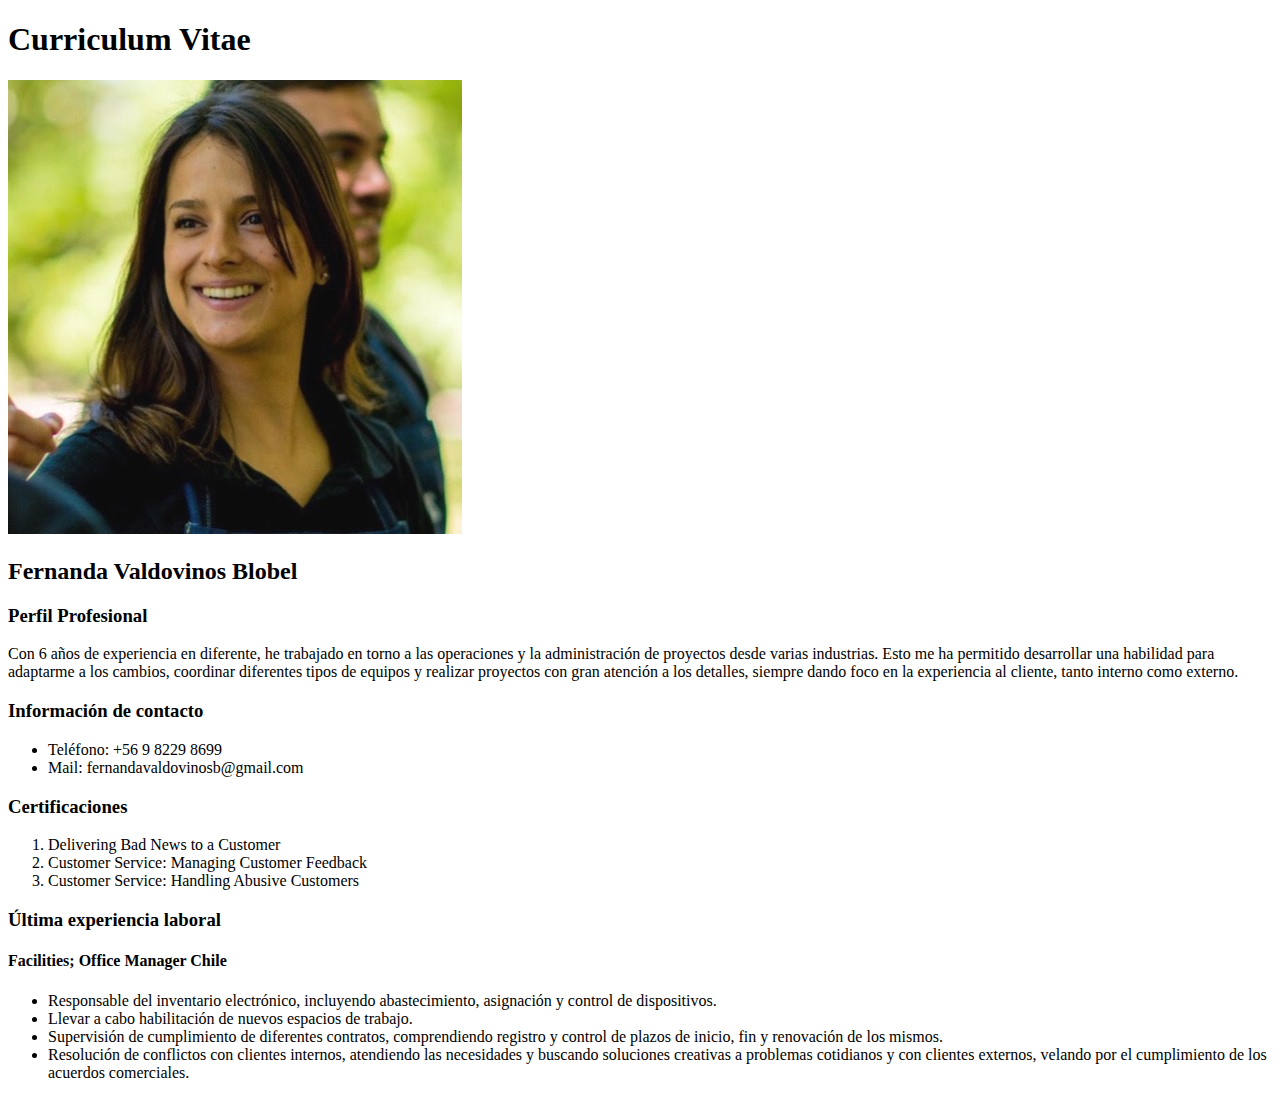
<file: proyectos/Des1/index.html>
<!DOCTYPE html>
<html lang="en">
<head>
    <meta charset="UTF-8">
    <meta http-equiv="X-UA-Compatible" content="IE=edge">
    <meta name="viewport" content="width=device-width, initial-scale=1.0">
    <title>Curriculum de Fernanda Valdovinos</title>
<link rel="apple-touch-icon" sizes="180x180" href="assets/favicon_io/apple-touch-icon.png">
<link rel="icon" type="image/png" sizes="32x32" href="assets/favicon_io/favicon-32x32.png">
<link rel="icon" type="image/png" sizes="16x16" href="assets/favicon_io/favicon-16x16.png">
</head>

<body>

<h1>Curriculum Vitae</h1>
<img src="assets/imgs/fotoperfil.jpeg" alt="Foto retrato primer plano">
<h2>Fernanda Valdovinos Blobel</h2>

<h3>Perfil Profesional</h3>
<p>Con 6 años de experiencia en diferente, he trabajado en torno a las operaciones y la administración de proyectos desde varias industrias.  Esto me ha permitido desarrollar una habilidad para adaptarme a los cambios, coordinar diferentes tipos de equipos y realizar proyectos con gran atención a los detalles, siempre dando foco en la experiencia al cliente, tanto interno como externo.</p>

<h3>Información de contacto</h3>
<ul>
    <li>Teléfono: +56 9 8229 8699</li>
    <li>Mail: fernandavaldovinosb@gmail.com</li>
</ul>

<h3>Certificaciones</h3>
<ol>
    <li>Delivering Bad News to a Customer</li>
    <li>Customer Service: Managing Customer Feedback</li>
    <li>Customer Service: Handling Abusive Customers</li>
</ol>

<h3>Última experiencia laboral</h3>
<h4>Facilities; Office Manager Chile</h4>
<ul>
    <li>Responsable del inventario electrónico, incluyendo abastecimiento, asignación y control de dispositivos.</li>
    <li>Llevar a cabo habilitación de nuevos espacios de trabajo.</li>
    <li>Supervisión de cumplimiento de diferentes contratos, comprendiendo registro y control de plazos de inicio, fin y renovación de los mismos.</li>
    <li>Resolución de conflictos con clientes internos, atendiendo las necesidades y buscando soluciones creativas a problemas cotidianos y con clientes externos, velando por el cumplimiento de los acuerdos comerciales.</li>
</ul>

</body>
</html>
</file>
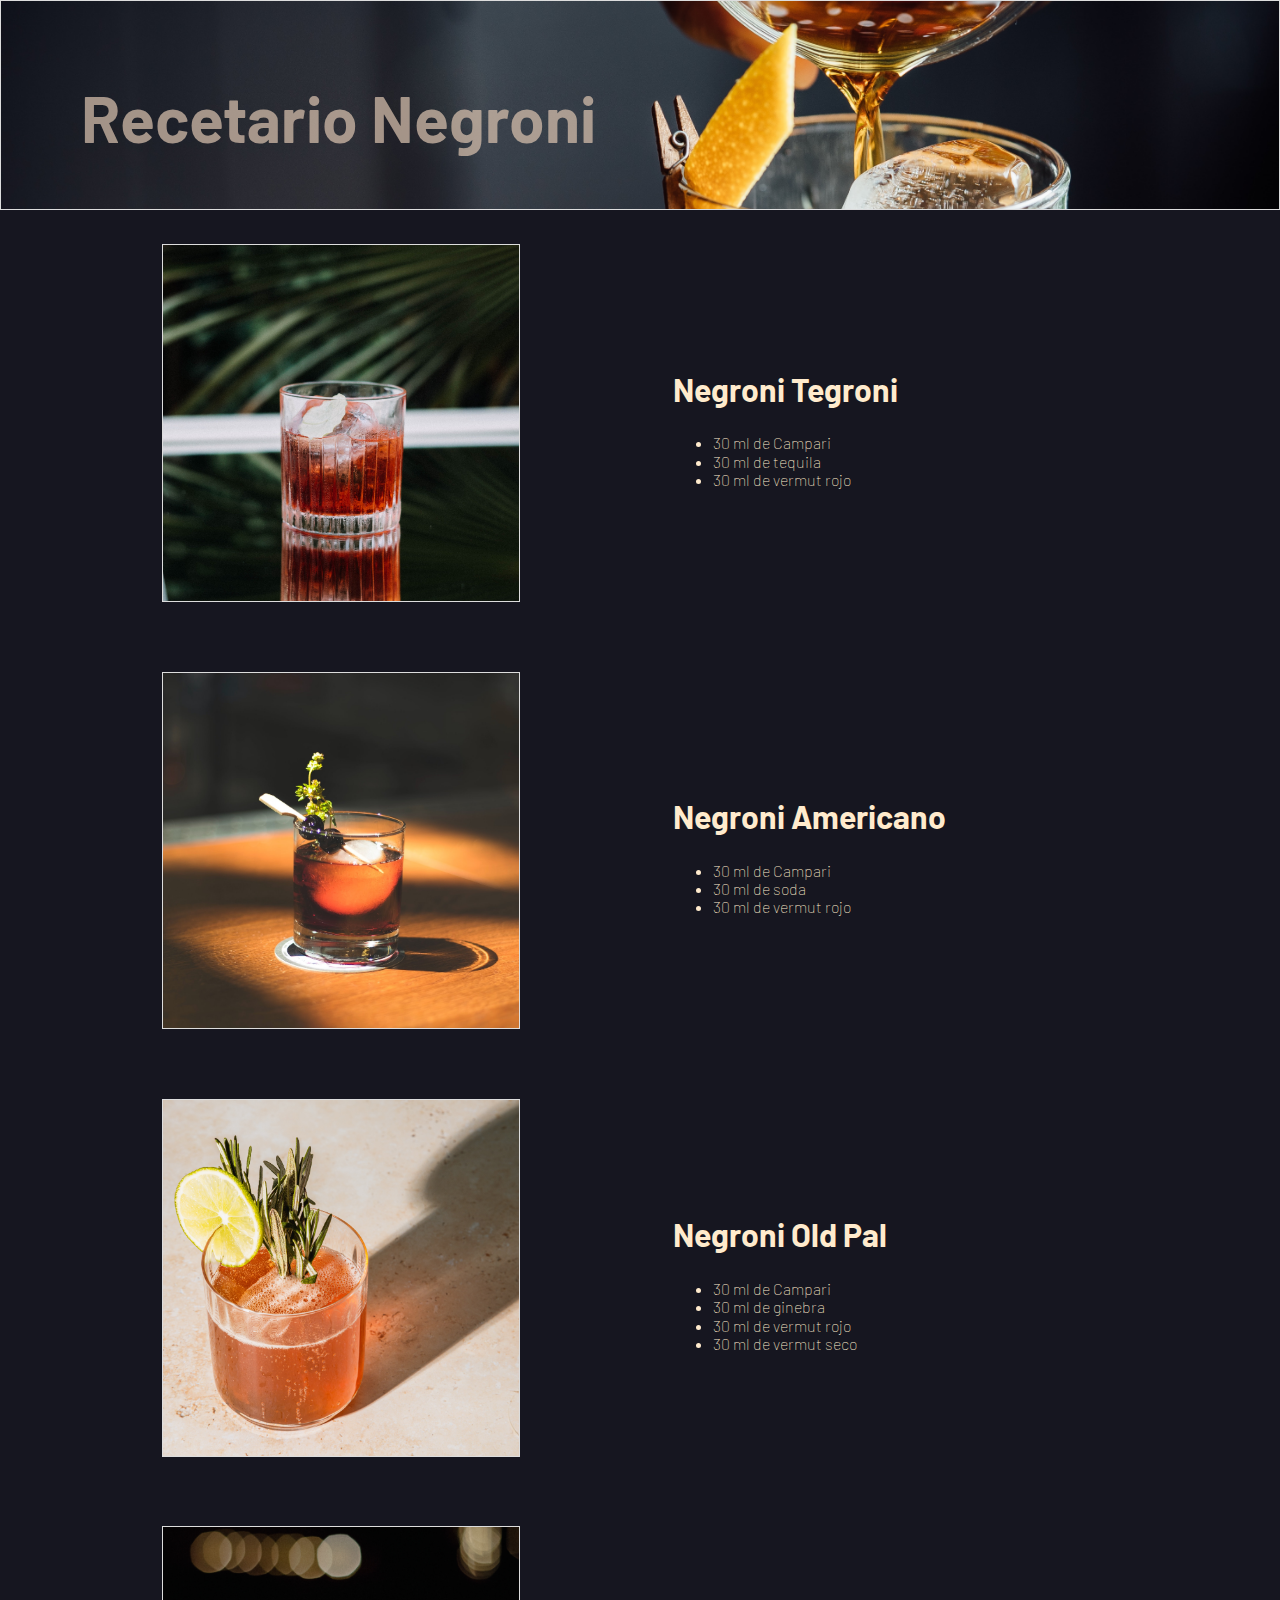
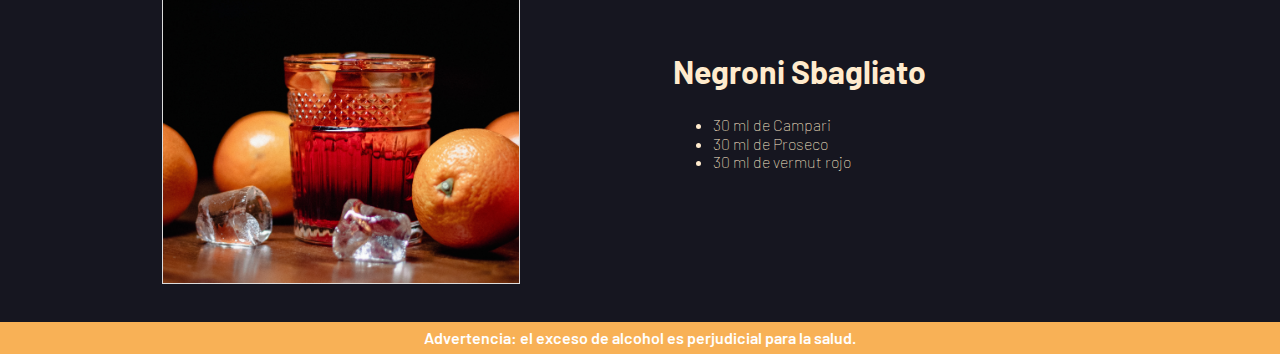
<file: proyectos/Des2/index.html>
<!DOCTYPE html>
<html lang="en">
  <head>
    <meta charset="UTF-8" />
    <meta http-equiv="X-UA-Compatible" content="IE=edge" />
    <meta name="viewport" content="width=device-width, initial-scale=1.0" />
    <title>Recetario Negroni</title>
    <link rel="stylesheet" href="assets/css/normalize.css" />
    <link rel="stylesheet" href="assets/css/style.css" />
    <link rel="preconnect" href="https://fonts.gstatic.com" crossorigin />
    <link
      href="https://fonts.googleapis.com/css2?family=Barlow:wght@100;200;300;500;600;700;800;900&display=swap"
      rel="stylesheet"
    />
    <link rel="icon" type="image/png" href="/assets/favicon/favicon.ico" />
  </head>
  <body class="body">
    <div class="header">
      <h1><strong>Recetario Negroni</strong></h1>
    </div>

    <div class="products">
      <table>
        <tr>
          <td>
            <img src="assets/imgs/1.jpg" alt="Negroni Tegroni" />
          </td>
          <td>
            <h2 class="título">Negroni Tegroni</h2>
            <ul class="bajada">
              <li>30 ml de Campari</li>
              <li>30 ml de tequila</li>
              <li>30 ml de vermut rojo</li>
            </ul>
          </td>
        </tr>
        <tr>
          <td>
            <img src="assets/imgs/2.jpg" alt="Negroni Americano" />
          </td>
          <td>
            <h2 class="título">Negroni Americano</h2>
            <ul class="bajada">
              <li>30 ml de Campari</li>
              <li>30 ml de soda</li>
              <li>30 ml de vermut rojo</li>
            </ul>
          </td>
        </tr>
        <tr>
          <td>
            <img src="assets/imgs/3.jpg" alt="Negroni Old Pal" />
          </td>
          <td>
            <h2 class="título">Negroni Old Pal</h2>
            <ul class="bajada">
              <li>30 ml de Campari</li>
              <li>30 ml de ginebra</li>
              <li>30 ml de vermut rojo</li>
              <li>30 ml de vermut seco</li>
            </ul>
          </td>
        </tr>
        <tr>
          <td>
            <img src="assets/imgs/4.jpg" alt="Negroni Sbagliato" />
          </td>
          <td>
            <h2 class="título">Negroni Sbagliato</h2>
            <ul class="bajada">
              <li>30 ml de Campari</li>
              <li>30 ml de Proseco</li>
              <li>30 ml de vermut rojo</li>
            </ul>
          </td>
        </tr>
      </table>
    </div>

    <div class="footer" Advertencia>
      <footer>
        Advertencia: el exceso de alcohol es perjudicial para la salud.
      </footer>
    </div>
  </body>
</html>
</file>
<file: proyectos/Des2/assets/css/style.css>
body {
  background-color: #161620;
  color: blanchedalmond;
  font-family: "Barlow", sans-serif;
  font-weight: 100;
}
.header {
  height: 3em;
  padding: 5em;
  font-size: 1em;
  background-image: url("../imgs/banner3.jpg");
  background-size: cover;
  background-position: top;
  opacity: 100%;
  border: solid 1px #ddd;
}
.header h1 {
  margin: 0px;
  font-weight: 400;
  font-size: 4em;
  text-align: left;
  opacity: 70%;
  color: #ddc5b1;
}
.products {
  width: 80%;
  margin: auto;
}
.products td {
  width: 30%;
  padding: 2em;
}
.products img {
  width: 80%;
  border: solid 1px #ddd;
}

.título {
  font-size: 2em;
  text-align: left;
}
.bajada {
  font-size: 1em;
  text-align: left;
}
.footer {
  height: 2em;
  line-height: 2em;
  background-color: #f8b156;
  color: white;
  text-align: center;
  font-weight: 600;
  font-size: 100%;
}
</file>
